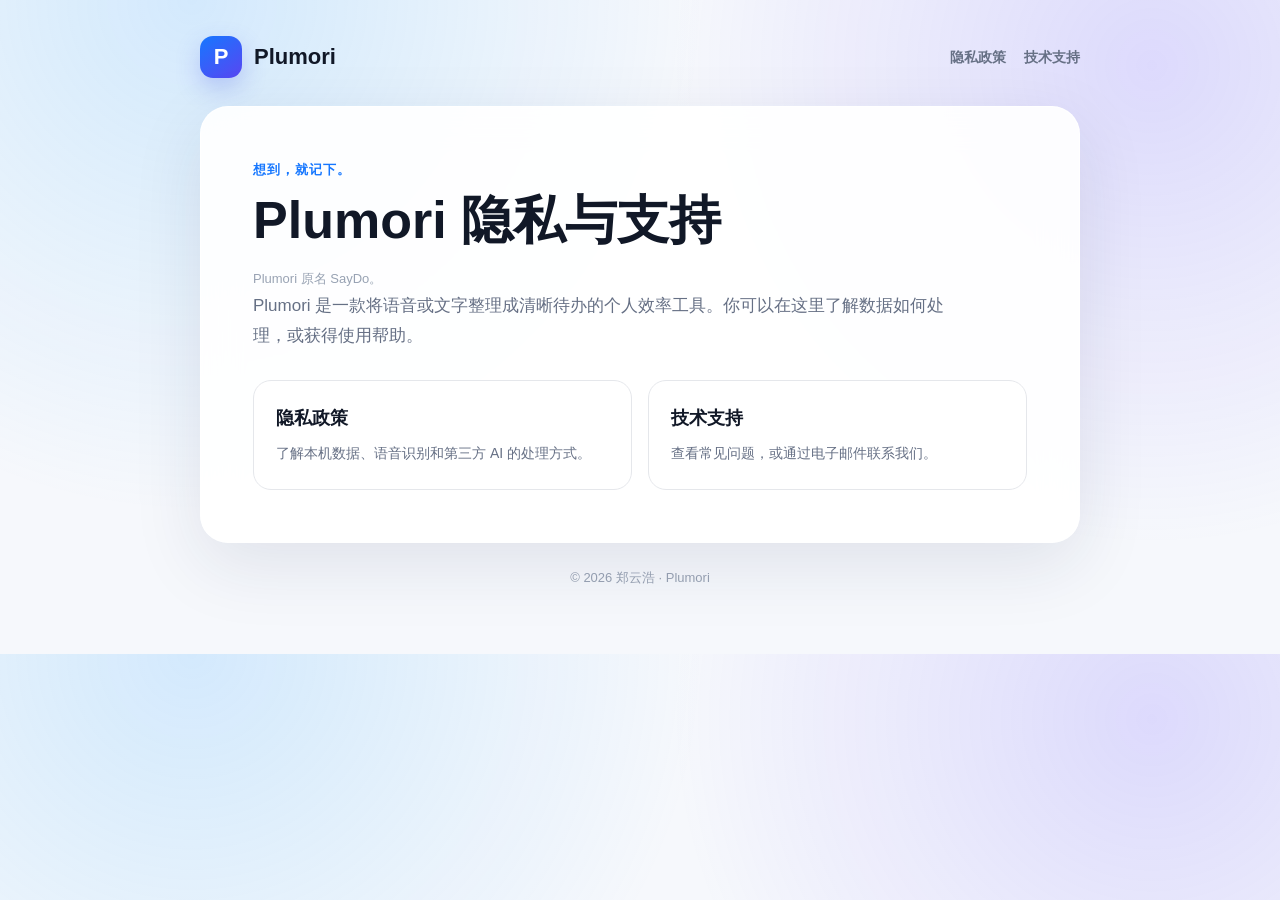
<file: index.html>
<!doctype html>
<html lang="zh-CN">
<head>
  <meta charset="utf-8">
  <meta name="viewport" content="width=device-width, initial-scale=1">
  <meta name="description" content="Plumori 隐私政策与技术支持">
  <title>Plumori · 隐私与支持</title>
  <link rel="stylesheet" href="styles.css">
</head>
<body>
  <main class="shell">
    <header class="topbar">
      <a class="brand" href="index.html"><span class="mark">P</span>Plumori</a>
      <nav aria-label="主要导航">
        <a href="privacy.html">隐私政策</a>
        <a href="support.html">技术支持</a>
      </nav>
    </header>

    <article class="card">
      <p class="eyebrow">想到，就记下。</p>
      <h1>Plumori 隐私与支持</h1>
      <p class="meta">Plumori 原名 SayDo。</p>
      <p class="lead">Plumori 是一款将语音或文字整理成清晰待办的个人效率工具。你可以在这里了解数据如何处理，或获得使用帮助。</p>

      <section class="grid" aria-label="页面入口">
        <a class="link-card" href="privacy.html">
          <strong>隐私政策</strong>
          <span>了解本机数据、语音识别和第三方 AI 的处理方式。</span>
        </a>
        <a class="link-card" href="support.html">
          <strong>技术支持</strong>
          <span>查看常见问题，或通过电子邮件联系我们。</span>
        </a>
      </section>
    </article>

    <footer>© 2026 郑云浩 · Plumori</footer>
  </main>
</body>
</html>
</file>
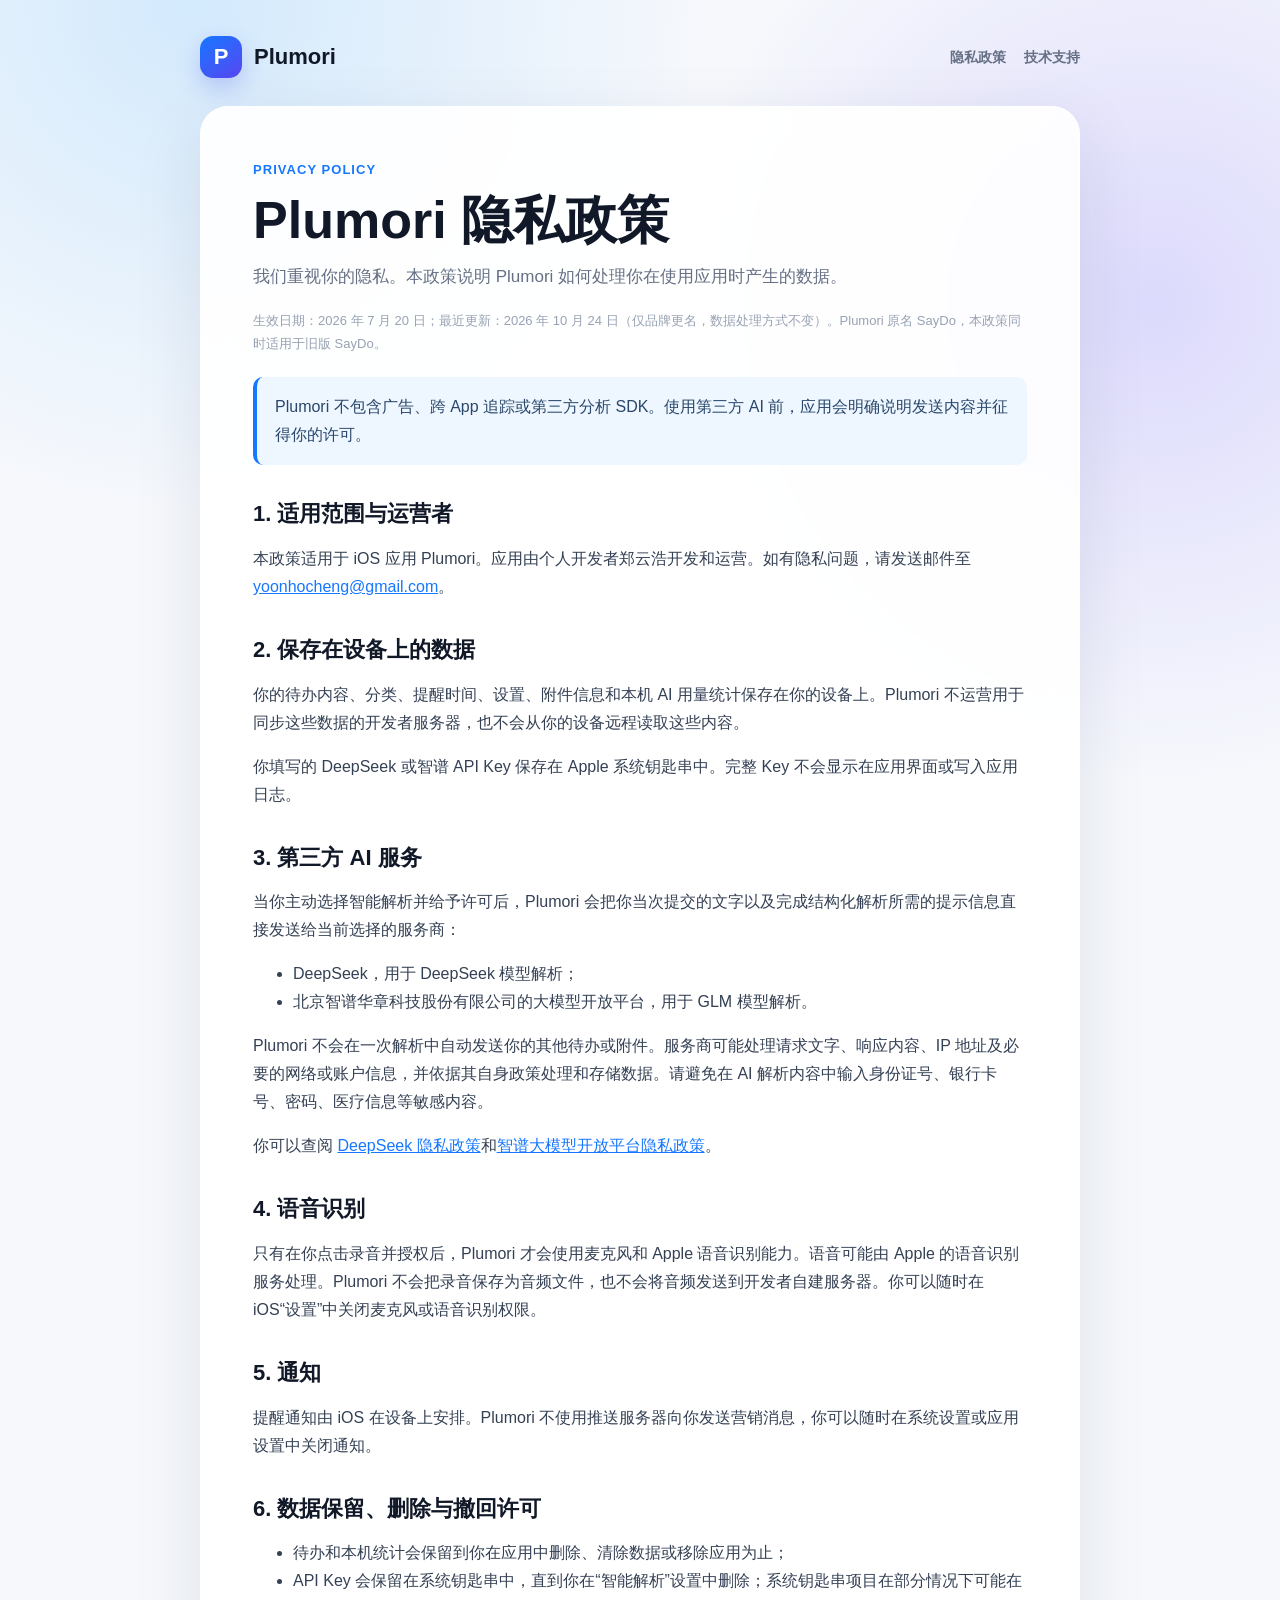
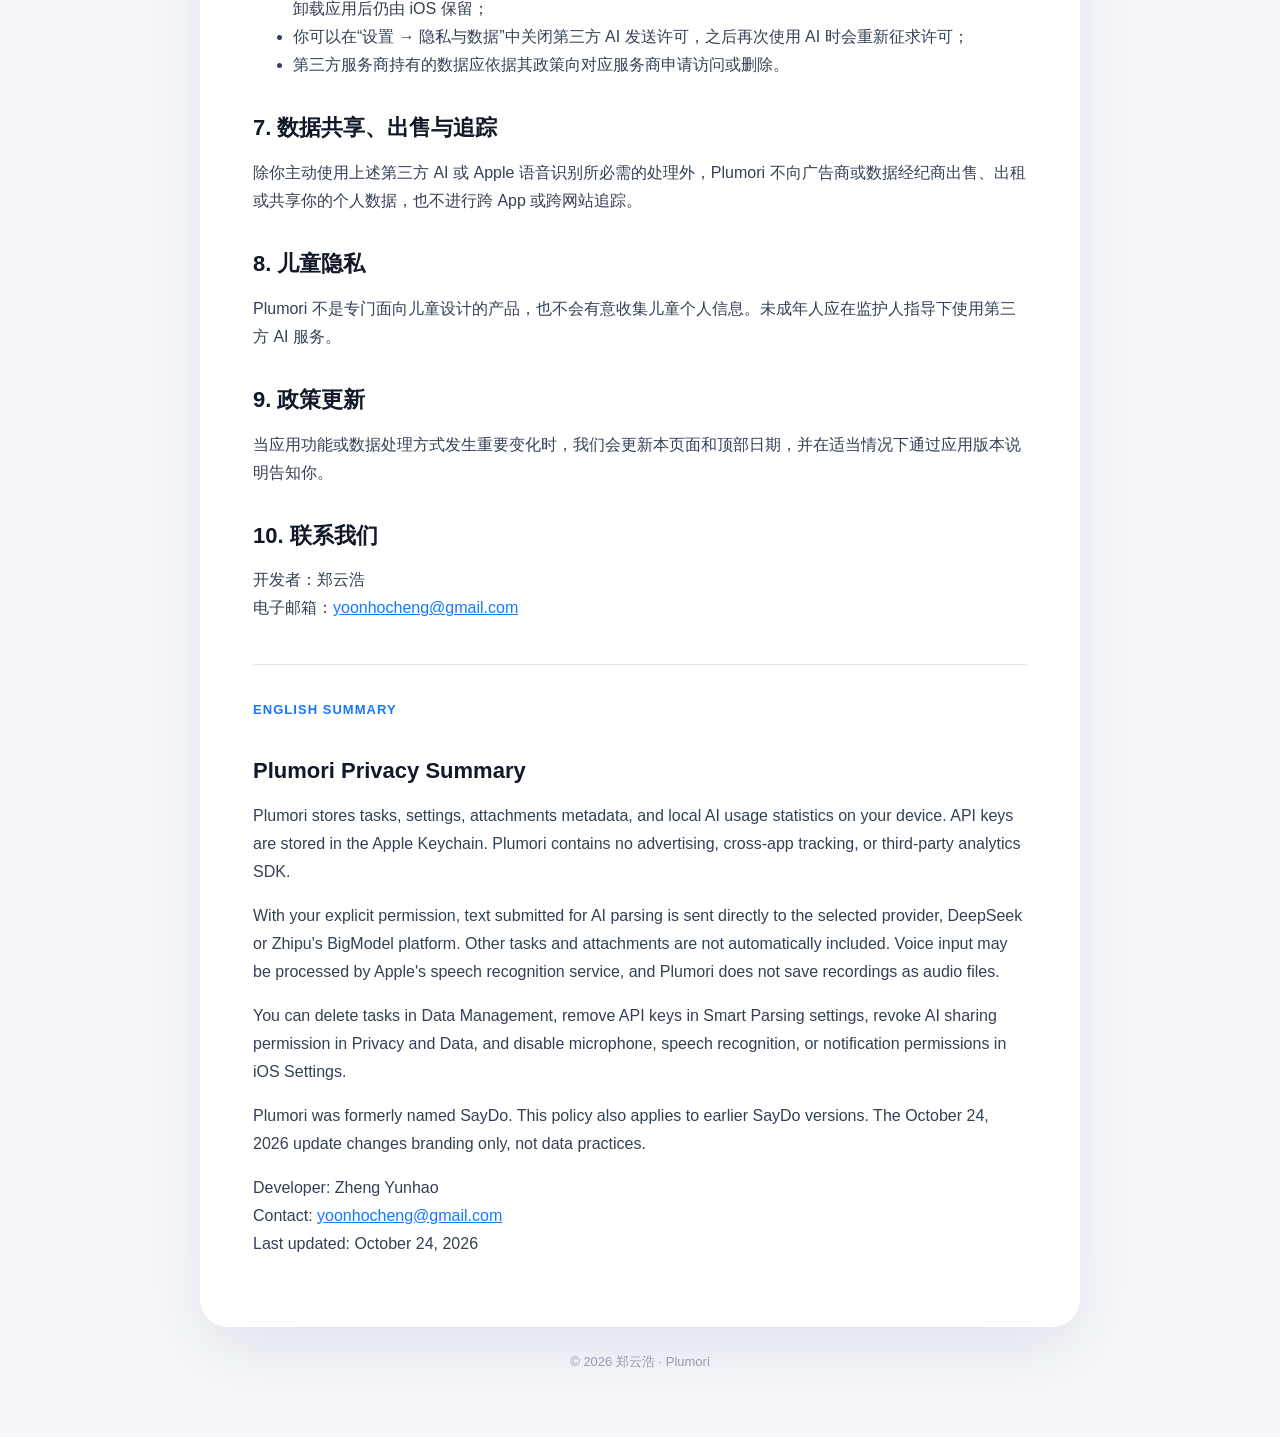
<file: privacy.html>
<!doctype html>
<html lang="zh-CN">
<head>
  <meta charset="utf-8">
  <meta name="viewport" content="width=device-width, initial-scale=1">
  <meta name="description" content="Plumori 隐私政策">
  <title>隐私政策 · Plumori</title>
  <link rel="stylesheet" href="styles.css">
</head>
<body>
  <main class="shell">
    <header class="topbar">
      <a class="brand" href="index.html"><span class="mark">P</span>Plumori</a>
      <nav aria-label="主要导航">
        <a href="privacy.html">隐私政策</a>
        <a href="support.html">技术支持</a>
      </nav>
    </header>

    <article class="card">
      <p class="eyebrow">Privacy Policy</p>
      <h1>Plumori 隐私政策</h1>
      <p class="lead">我们重视你的隐私。本政策说明 Plumori 如何处理你在使用应用时产生的数据。</p>
      <p class="meta">生效日期：2026 年 7 月 20 日；最近更新：2026 年 10 月 24 日（仅品牌更名，数据处理方式不变）。Plumori 原名 SayDo，本政策同时适用于旧版 SayDo。</p>

      <div class="notice">Plumori 不包含广告、跨 App 追踪或第三方分析 SDK。使用第三方 AI 前，应用会明确说明发送内容并征得你的许可。</div>

      <h2>1. 适用范围与运营者</h2>
      <p>本政策适用于 iOS 应用 Plumori。应用由个人开发者郑云浩开发和运营。如有隐私问题，请发送邮件至 <a href="mailto:yoonhocheng@gmail.com">yoonhocheng@gmail.com</a>。</p>

      <h2>2. 保存在设备上的数据</h2>
      <p>你的待办内容、分类、提醒时间、设置、附件信息和本机 AI 用量统计保存在你的设备上。Plumori 不运营用于同步这些数据的开发者服务器，也不会从你的设备远程读取这些内容。</p>
      <p>你填写的 DeepSeek 或智谱 API Key 保存在 Apple 系统钥匙串中。完整 Key 不会显示在应用界面或写入应用日志。</p>

      <h2>3. 第三方 AI 服务</h2>
      <p>当你主动选择智能解析并给予许可后，Plumori 会把你当次提交的文字以及完成结构化解析所需的提示信息直接发送给当前选择的服务商：</p>
      <ul>
        <li>DeepSeek，用于 DeepSeek 模型解析；</li>
        <li>北京智谱华章科技股份有限公司的大模型开放平台，用于 GLM 模型解析。</li>
      </ul>
      <p>Plumori 不会在一次解析中自动发送你的其他待办或附件。服务商可能处理请求文字、响应内容、IP 地址及必要的网络或账户信息，并依据其自身政策处理和存储数据。请避免在 AI 解析内容中输入身份证号、银行卡号、密码、医疗信息等敏感内容。</p>
      <p>你可以查阅 <a href="https://cdn.deepseek.com/policies/zh-CN/deepseek-privacy-policy.html">DeepSeek 隐私政策</a>和<a href="https://docs.bigmodel.cn/cn/terms/privacy-policy">智谱大模型开放平台隐私政策</a>。</p>

      <h2>4. 语音识别</h2>
      <p>只有在你点击录音并授权后，Plumori 才会使用麦克风和 Apple 语音识别能力。语音可能由 Apple 的语音识别服务处理。Plumori 不会把录音保存为音频文件，也不会将音频发送到开发者自建服务器。你可以随时在 iOS“设置”中关闭麦克风或语音识别权限。</p>

      <h2>5. 通知</h2>
      <p>提醒通知由 iOS 在设备上安排。Plumori 不使用推送服务器向你发送营销消息，你可以随时在系统设置或应用设置中关闭通知。</p>

      <h2>6. 数据保留、删除与撤回许可</h2>
      <ul>
        <li>待办和本机统计会保留到你在应用中删除、清除数据或移除应用为止；</li>
        <li>API Key 会保留在系统钥匙串中，直到你在“智能解析”设置中删除；系统钥匙串项目在部分情况下可能在卸载应用后仍由 iOS 保留；</li>
        <li>你可以在“设置 → 隐私与数据”中关闭第三方 AI 发送许可，之后再次使用 AI 时会重新征求许可；</li>
        <li>第三方服务商持有的数据应依据其政策向对应服务商申请访问或删除。</li>
      </ul>

      <h2>7. 数据共享、出售与追踪</h2>
      <p>除你主动使用上述第三方 AI 或 Apple 语音识别所必需的处理外，Plumori 不向广告商或数据经纪商出售、出租或共享你的个人数据，也不进行跨 App 或跨网站追踪。</p>

      <h2>8. 儿童隐私</h2>
      <p>Plumori 不是专门面向儿童设计的产品，也不会有意收集儿童个人信息。未成年人应在监护人指导下使用第三方 AI 服务。</p>

      <h2>9. 政策更新</h2>
      <p>当应用功能或数据处理方式发生重要变化时，我们会更新本页面和顶部日期，并在适当情况下通过应用版本说明告知你。</p>

      <h2>10. 联系我们</h2>
      <p>开发者：郑云浩<br>电子邮箱：<a href="mailto:yoonhocheng@gmail.com">yoonhocheng@gmail.com</a></p>

      <section class="english" lang="en">
        <p class="eyebrow">English Summary</p>
        <h2>Plumori Privacy Summary</h2>
        <p>Plumori stores tasks, settings, attachments metadata, and local AI usage statistics on your device. API keys are stored in the Apple Keychain. Plumori contains no advertising, cross-app tracking, or third-party analytics SDK.</p>
        <p>With your explicit permission, text submitted for AI parsing is sent directly to the selected provider, DeepSeek or Zhipu's BigModel platform. Other tasks and attachments are not automatically included. Voice input may be processed by Apple's speech recognition service, and Plumori does not save recordings as audio files.</p>
        <p>You can delete tasks in Data Management, remove API keys in Smart Parsing settings, revoke AI sharing permission in Privacy and Data, and disable microphone, speech recognition, or notification permissions in iOS Settings.</p>
        <p>Plumori was formerly named SayDo. This policy also applies to earlier SayDo versions. The October 24, 2026 update changes branding only, not data practices.</p>
        <p>Developer: Zheng Yunhao<br>Contact: <a href="mailto:yoonhocheng@gmail.com">yoonhocheng@gmail.com</a><br>Last updated: October 24, 2026</p>
      </section>
    </article>

    <footer>© 2026 郑云浩 · Plumori</footer>
  </main>
</body>
</html>
</file>
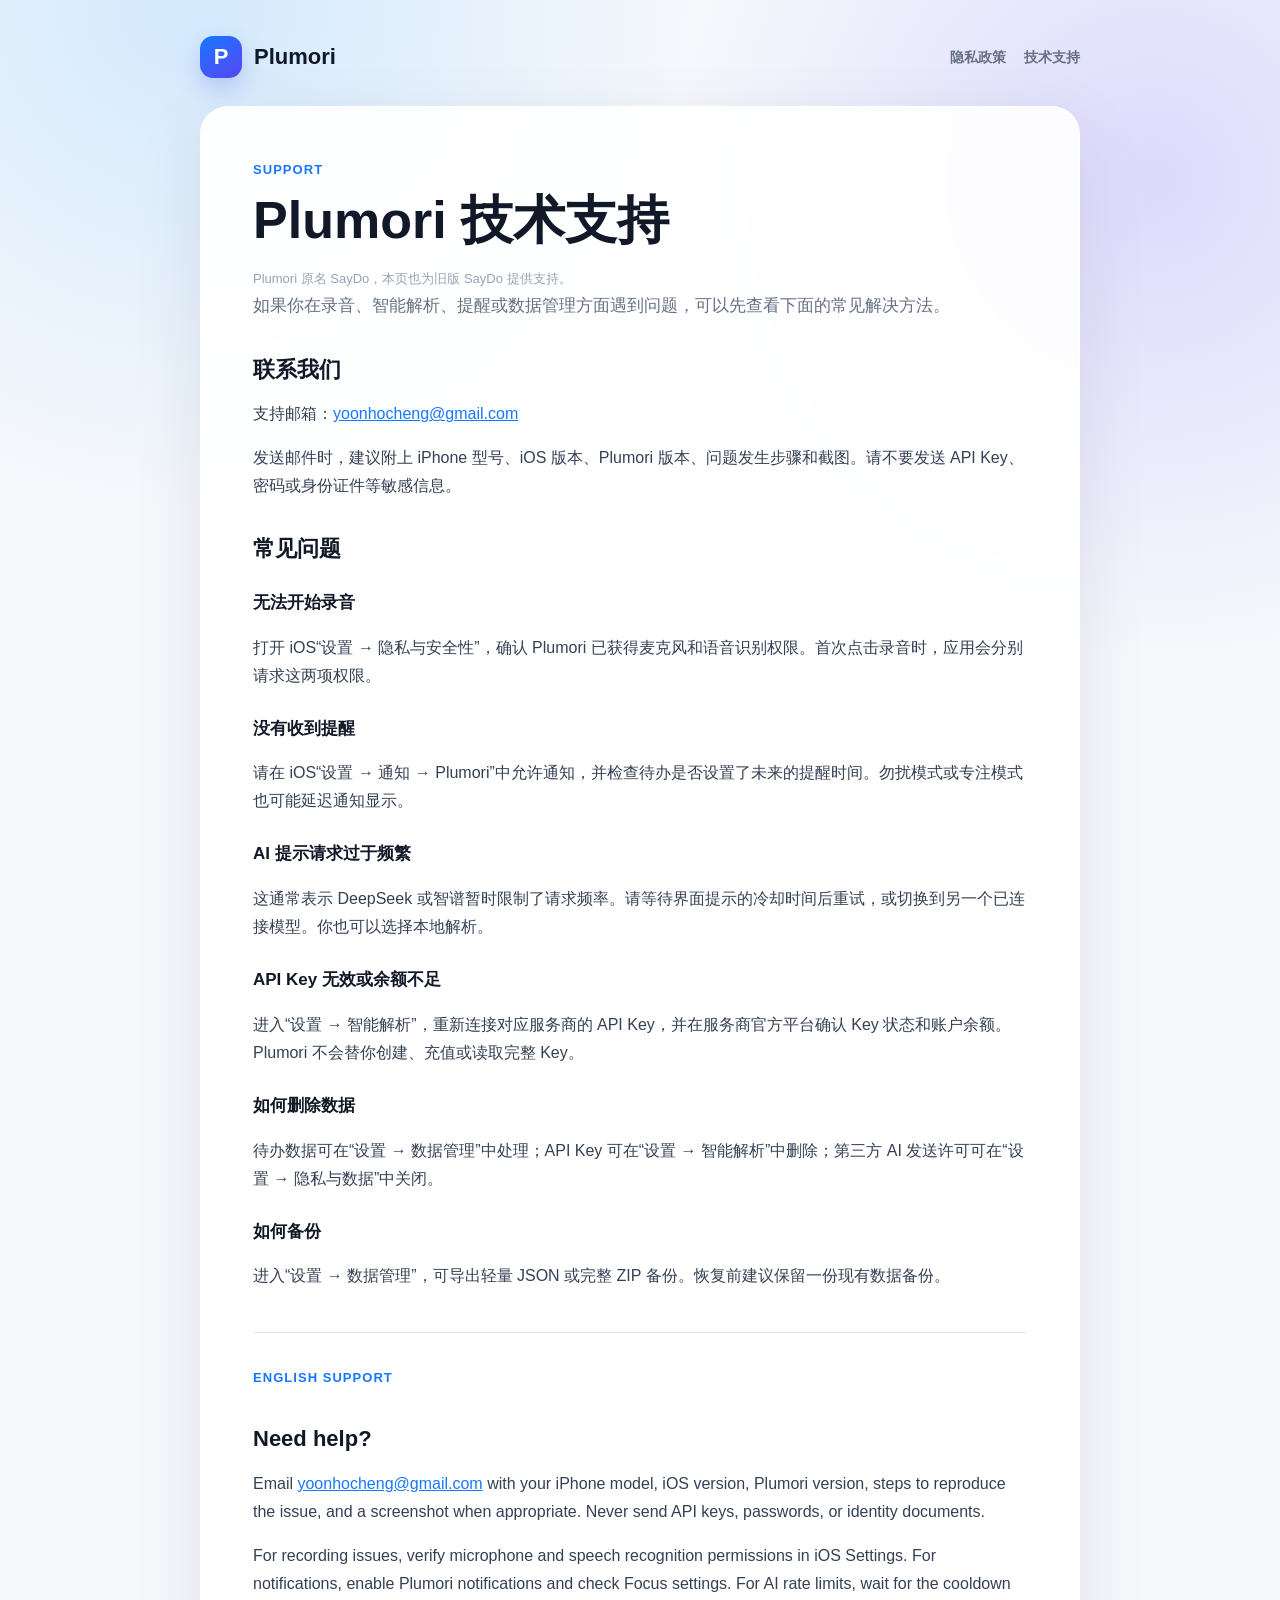
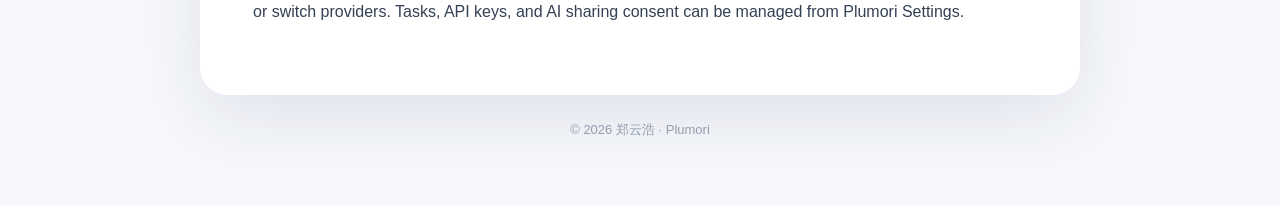
<file: support.html>
<!doctype html>
<html lang="zh-CN">
<head>
  <meta charset="utf-8">
  <meta name="viewport" content="width=device-width, initial-scale=1">
  <meta name="description" content="Plumori 技术支持">
  <title>技术支持 · Plumori</title>
  <link rel="stylesheet" href="styles.css">
</head>
<body>
  <main class="shell">
    <header class="topbar">
      <a class="brand" href="index.html"><span class="mark">P</span>Plumori</a>
      <nav aria-label="主要导航">
        <a href="privacy.html">隐私政策</a>
        <a href="support.html">技术支持</a>
      </nav>
    </header>

    <article class="card">
      <p class="eyebrow">Support</p>
      <h1>Plumori 技术支持</h1>
      <p class="meta">Plumori 原名 SayDo，本页也为旧版 SayDo 提供支持。</p>
      <p class="lead">如果你在录音、智能解析、提醒或数据管理方面遇到问题，可以先查看下面的常见解决方法。</p>

      <h2>联系我们</h2>
      <p>支持邮箱：<a href="mailto:yoonhocheng@gmail.com?subject=Plumori%20技术支持">yoonhocheng@gmail.com</a></p>
      <p>发送邮件时，建议附上 iPhone 型号、iOS 版本、Plumori 版本、问题发生步骤和截图。请不要发送 API Key、密码或身份证件等敏感信息。</p>

      <h2>常见问题</h2>

      <h3>无法开始录音</h3>
      <p>打开 iOS“设置 → 隐私与安全性”，确认 Plumori 已获得麦克风和语音识别权限。首次点击录音时，应用会分别请求这两项权限。</p>

      <h3>没有收到提醒</h3>
      <p>请在 iOS“设置 → 通知 → Plumori”中允许通知，并检查待办是否设置了未来的提醒时间。勿扰模式或专注模式也可能延迟通知显示。</p>

      <h3>AI 提示请求过于频繁</h3>
      <p>这通常表示 DeepSeek 或智谱暂时限制了请求频率。请等待界面提示的冷却时间后重试，或切换到另一个已连接模型。你也可以选择本地解析。</p>

      <h3>API Key 无效或余额不足</h3>
      <p>进入“设置 → 智能解析”，重新连接对应服务商的 API Key，并在服务商官方平台确认 Key 状态和账户余额。Plumori 不会替你创建、充值或读取完整 Key。</p>

      <h3>如何删除数据</h3>
      <p>待办数据可在“设置 → 数据管理”中处理；API Key 可在“设置 → 智能解析”中删除；第三方 AI 发送许可可在“设置 → 隐私与数据”中关闭。</p>

      <h3>如何备份</h3>
      <p>进入“设置 → 数据管理”，可导出轻量 JSON 或完整 ZIP 备份。恢复前建议保留一份现有数据备份。</p>

      <section class="english" lang="en">
        <p class="eyebrow">English Support</p>
        <h2>Need help?</h2>
        <p>Email <a href="mailto:yoonhocheng@gmail.com?subject=Plumori%20Support">yoonhocheng@gmail.com</a> with your iPhone model, iOS version, Plumori version, steps to reproduce the issue, and a screenshot when appropriate. Never send API keys, passwords, or identity documents.</p>
        <p>For recording issues, verify microphone and speech recognition permissions in iOS Settings. For notifications, enable Plumori notifications and check Focus settings. For AI rate limits, wait for the cooldown or switch providers. Tasks, API keys, and AI sharing consent can be managed from Plumori Settings.</p>
      </section>
    </article>

    <footer>© 2026 郑云浩 · Plumori</footer>
  </main>
</body>
</html>
</file>
<file: styles.css>
:root {
  color-scheme: light;
  --ink: #111827;
  --muted: #667085;
  --line: #e5e7eb;
  --surface: rgba(255, 255, 255, 0.92);
  --blue: #1677ff;
  --purple: #5946f2;
}

* { box-sizing: border-box; }

body {
  margin: 0;
  color: var(--ink);
  font-family: -apple-system, BlinkMacSystemFont, "Segoe UI", "PingFang SC", "Hiragino Sans GB", sans-serif;
  line-height: 1.75;
  background:
    radial-gradient(circle at 15% 0%, rgba(71, 176, 255, 0.20), transparent 32rem),
    radial-gradient(circle at 90% 10%, rgba(105, 82, 255, 0.18), transparent 30rem),
    #f6f8fc;
}

a { color: var(--blue); }

.shell {
  width: min(880px, calc(100% - 32px));
  margin: 0 auto;
  padding: 36px 0 64px;
}

.topbar {
  display: flex;
  align-items: center;
  justify-content: space-between;
  gap: 18px;
  margin-bottom: 28px;
}

.brand {
  display: flex;
  align-items: center;
  gap: 12px;
  color: var(--ink);
  font-size: 22px;
  font-weight: 800;
  text-decoration: none;
}

.mark {
  display: grid;
  width: 42px;
  height: 42px;
  place-items: center;
  color: white;
  border-radius: 13px;
  background: linear-gradient(145deg, var(--blue), var(--purple));
  box-shadow: 0 10px 25px rgba(65, 82, 230, 0.25);
}

nav { display: flex; gap: 18px; }
nav a { color: var(--muted); font-size: 14px; font-weight: 650; text-decoration: none; }
nav a:hover { color: var(--blue); }

.card {
  padding: clamp(24px, 5vw, 52px);
  border: 1px solid rgba(255, 255, 255, 0.9);
  border-radius: 28px;
  background: var(--surface);
  box-shadow: 0 22px 70px rgba(31, 42, 74, 0.10);
  backdrop-filter: blur(18px);
}

.eyebrow {
  margin: 0 0 8px;
  color: var(--blue);
  font-size: 13px;
  font-weight: 800;
  letter-spacing: 0.08em;
  text-transform: uppercase;
}

h1 { margin: 0 0 12px; font-size: clamp(32px, 7vw, 52px); line-height: 1.16; }
h2 { margin: 34px 0 8px; font-size: 22px; line-height: 1.35; }
h3 { margin: 24px 0 4px; font-size: 17px; }
p, li { color: #344054; }
.lead { max-width: 700px; margin: 0; color: var(--muted); font-size: 17px; }
.meta { margin: 18px 0 0; color: #98a2b3; font-size: 13px; }

.grid {
  display: grid;
  grid-template-columns: repeat(2, minmax(0, 1fr));
  gap: 16px;
  margin-top: 30px;
}

.link-card {
  padding: 22px;
  color: var(--ink);
  border: 1px solid var(--line);
  border-radius: 18px;
  background: white;
  text-decoration: none;
  transition: transform .18s ease, box-shadow .18s ease;
}

.link-card:hover { transform: translateY(-2px); box-shadow: 0 14px 32px rgba(31, 42, 74, 0.10); }
.link-card strong { display: block; margin-bottom: 4px; font-size: 18px; }
.link-card span { color: var(--muted); font-size: 14px; }

.notice {
  margin: 22px 0;
  padding: 16px 18px;
  border-left: 4px solid var(--blue);
  border-radius: 10px;
  background: #eef6ff;
  color: #29476b;
}

.english {
  margin-top: 42px;
  padding-top: 34px;
  border-top: 1px solid var(--line);
}

footer { padding: 24px 4px 0; color: #98a2b3; font-size: 13px; text-align: center; }

@media (max-width: 640px) {
  .shell { width: min(100% - 20px, 880px); padding-top: 18px; }
  .topbar { align-items: flex-start; }
  nav { flex-direction: column; align-items: flex-end; gap: 2px; }
  .grid { grid-template-columns: 1fr; }
  .card { border-radius: 22px; }
}
</file>
